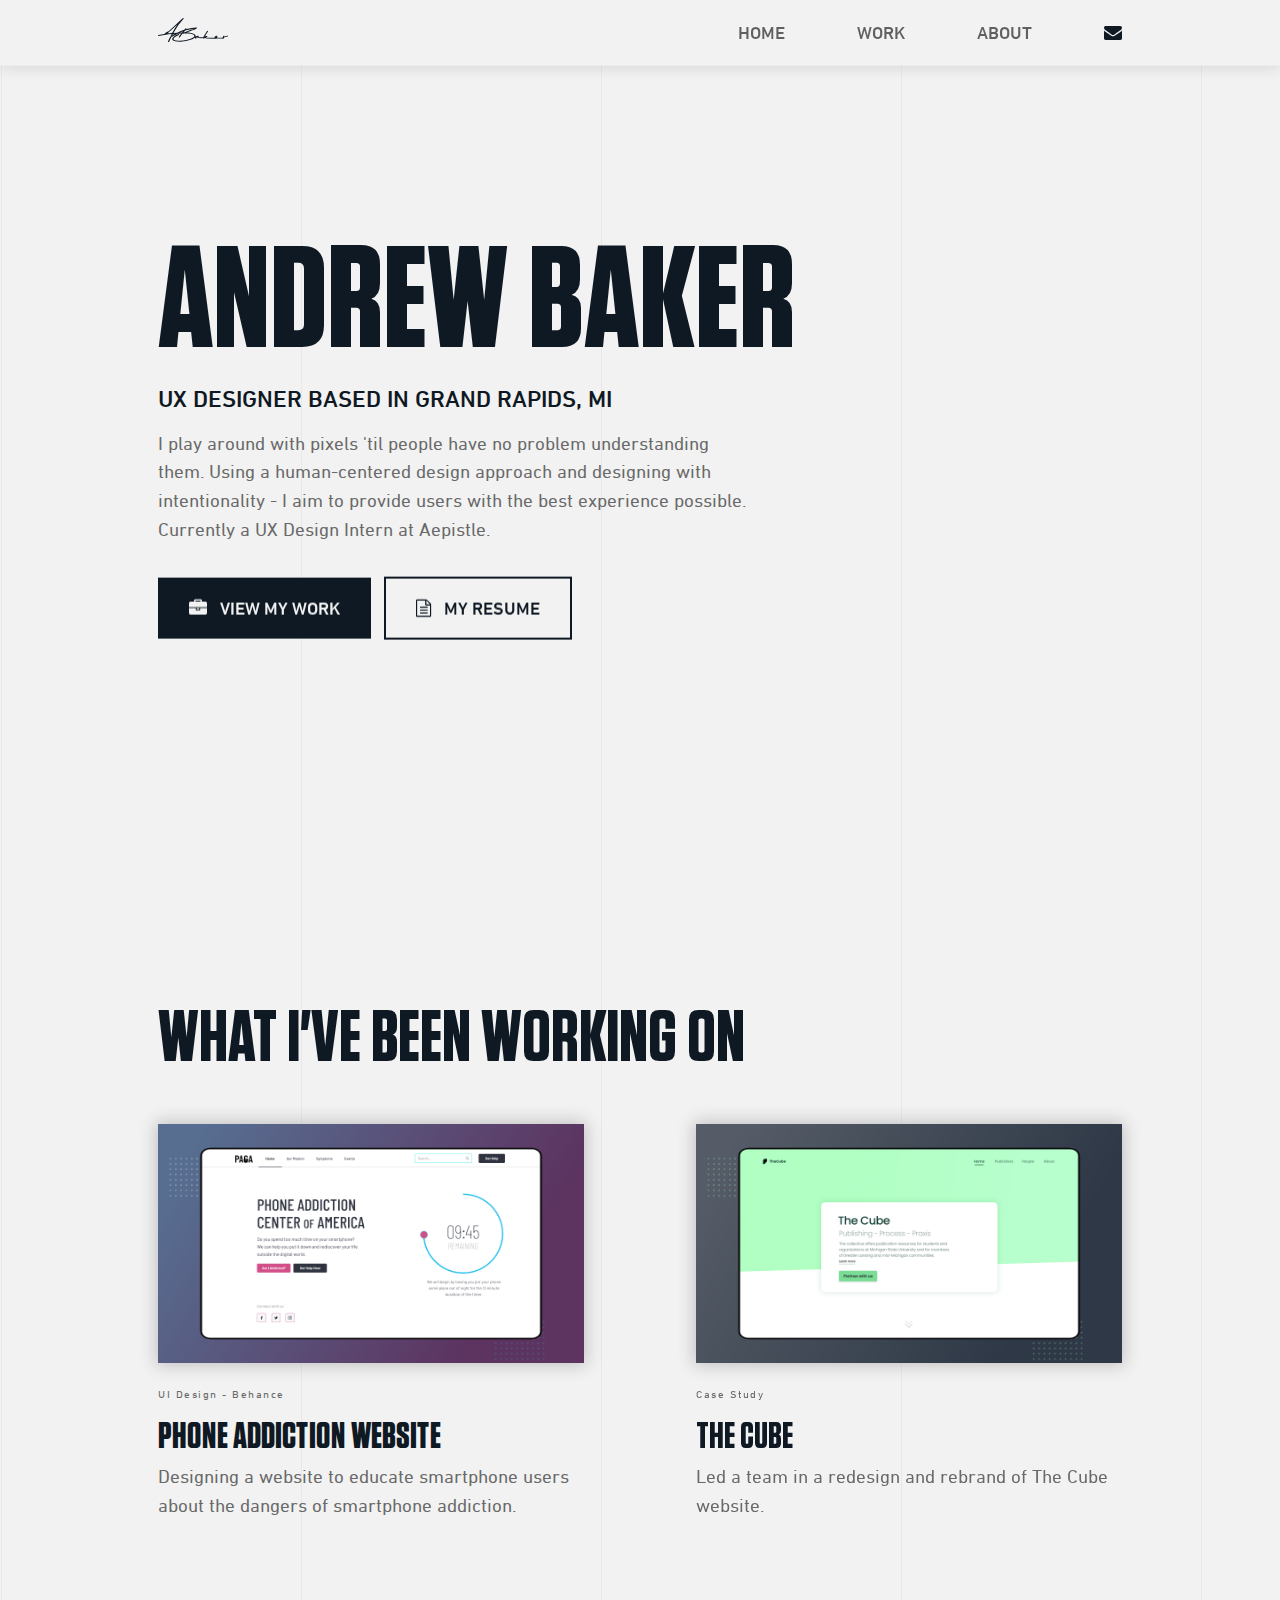
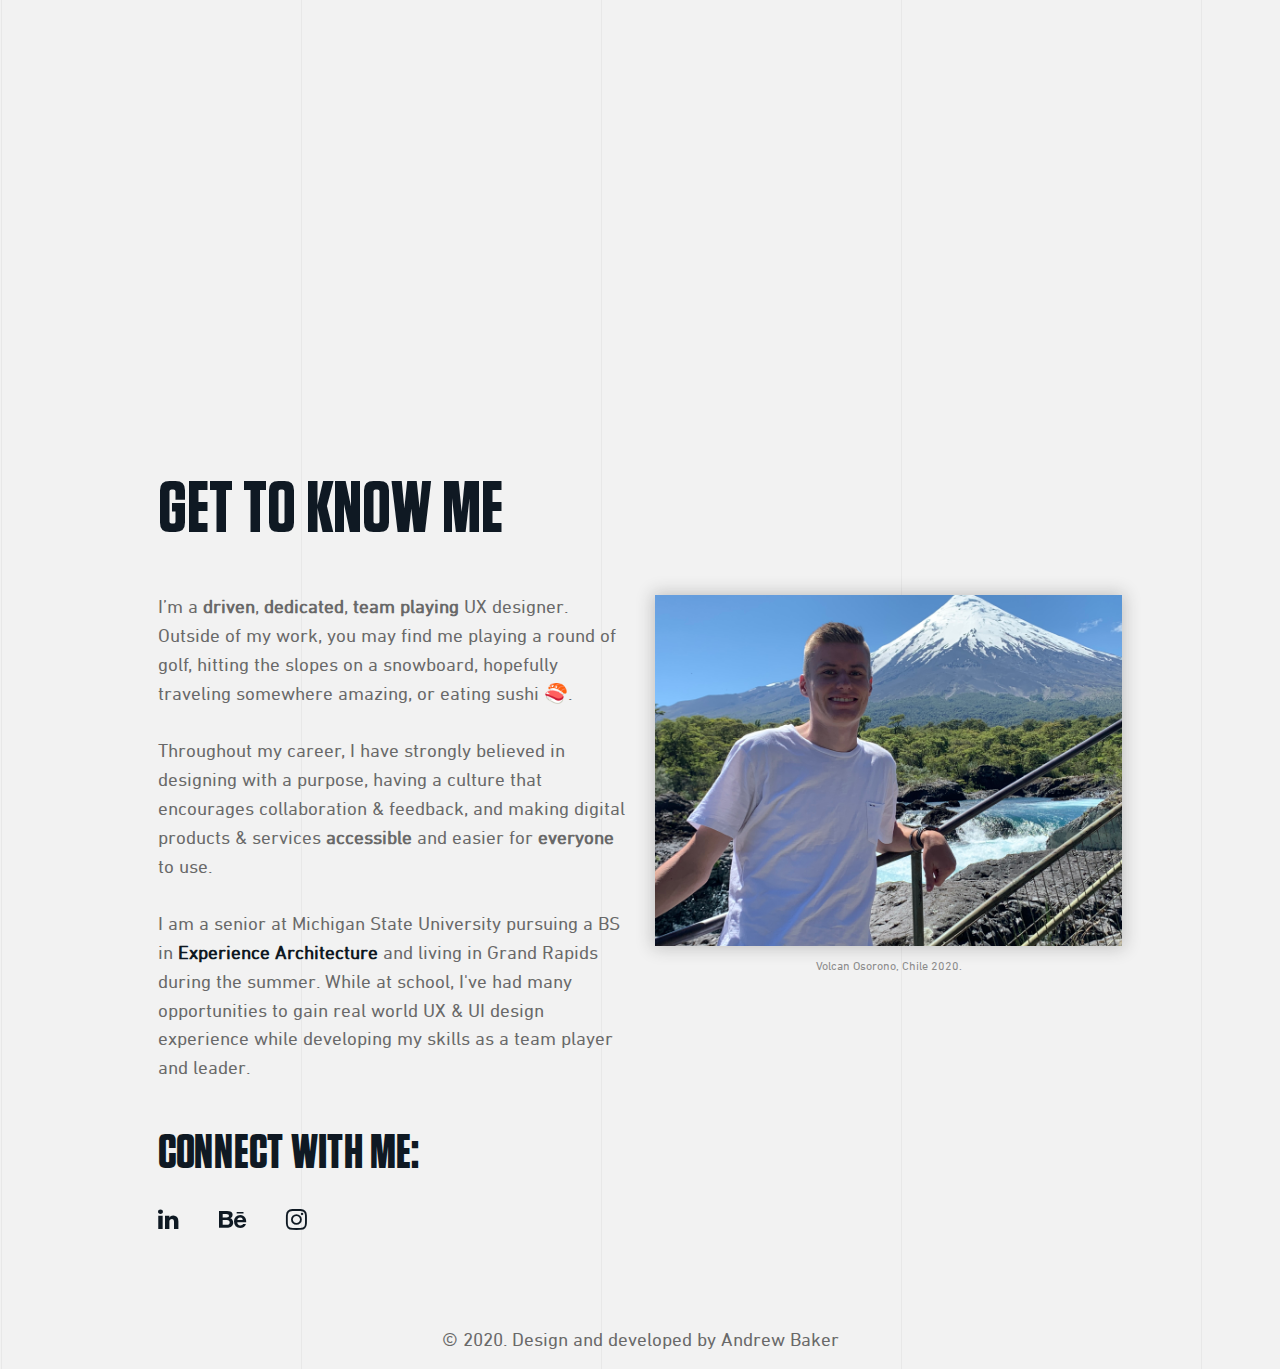
<file: index.html>
<!DOCTYPE html>
<html lang="en" dir="ltr">

<head>
  <meta charset="utf-8">
  <meta name="viewport" content="width=device-width, initial-scale=1">
  <meta name="author" content="Andrew Baker">
  <title>Andrew Baker - UX Designer</title>
  <meta name="description" content="Andrew Baker - UX & UI Design">
  <link rel="stylesheet" href="https://cdnjs.cloudflare.com/ajax/libs/font-awesome/4.7.0/css/font-awesome.min.css">
  <link href="https://stackpath.bootstrapcdn.com/bootstrap/4.4.1/css/bootstrap.min.css" rel="stylesheet" integrity="sha384-Vkoo8x4CGsO3+Hhxv8T/Q5PaXtkKtu6ug5TOeNV6gBiFeWPGFN9MuhOf23Q9Ifjh" crossorigin="anonymous">
  <link href="style/hover.css" rel="stylesheet" media="all">
  <link rel="stylesheet" href="style/main.min.css">
  <script src="https://code.jquery.com/jquery-3.4.1.js"></script>

  <!-- Favicons -->
  <link rel="apple-touch-icon" sizes="180x180" href="/img/favicons/apple-touch-icon.png">
  <link rel="icon" type="image/png" sizes="32x32" href="/img/favicons/img/favicons/favicon-32x32.png">
  <link rel="icon" type="image/png" sizes="16x16" href="/img/favicons/favicon-16x16.png">
  <link rel="manifest" href="/img/favicons/site.webmanifest">
  <link rel="mask-icon" href="/img/favicons/safari-pinned-tab.svg" color="#0f1923">
  <meta name="msapplication-TileColor" content="#ffffff">
  <meta name="theme-color" content="#ffffff">
</head>

<body id="main">

  <!-- Navigation-->
  <div class="nav-container">
    <div class="wrapper">
      <div class="header-container">
        <header>
          <a href="https://andrewbkr.com" class="logo">
            <img src="/img/ABLogo.svg" class="svg-logo" />
            </object>
          </a>
          <nav>
            <ul>
              <li><a href="#home">Home</a></li>
              <li><a href="#work">Work</a></li>
              <li><a href="#about">About</a></li>
              <li><a href="mailto:bakera33@msu.edu" aria-label="Open email window" class="email hvr-icon-rotate"><i class="fa fa-envelope hvr-icon" aria-hidden="true"></i></a></li>
            </ul>
          </nav>
        </header>
      </div>
    </div>
  </div>
  <!--End Navigation-->

  <div class="wrapper">

    <main>

      <!--Hero Section-->
      <section id="home">
        <div class="hero-content">
          <h1 class="h1hero">Andrew Baker</h1>
          <h3 class="intro">UX Designer based in Grand Rapids, MI</h3>
          <p id="intro">I play around with pixels 'til people have no problem understanding them. Using a human-centered design approach and designing with intentionality - I aim to provide users with the best experience possible. Currently a UX
            Design Intern at Aepistle.</p>
          <div class="buttons">
            <a href="#work" aria-label="click to view work"><button class="cta hvr-shadow"><i class="fa fa-briefcase briefcase"></i>View my work</button></a>
            <a href="img/ABaker-Resume.pdf" aria-label="click to view resume" target="_blank"><button class="cta2 hvr-shadow"><i class="fa fa-file-text-o i-button"></i>My Resume</button></a>
          </div>
        </div>
        <div id="dot"></div>
        <div></div>
        <div></div>
      </section>
      <!--End Hero Section-->

      <!--Work Showcase Section-->
      <section id="work">
        <div class="section-intro">
          <div class="line"></div>
          <h2>What I've been working on</h2>
        </div>
        <div class="row">
          <div class="col-md">
            <a href="https://www.behance.net/gallery/97978089/Phone-Addiction-Center-of-America-Website-Design" rel="noopener" target="_blank" class="hvr-grow">
              <img src="img/thumbnail-PACA.png" alt="PACA website UI mockup image" class="img-fluid">
            </a>
            <div class="smspacer"></div>
            <p class="meta">UI Design - Behance</p>
            <h3>Phone Addiction Website</h3>
            <p class="work-desc">Designing a website to educate smartphone users about the dangers of smartphone addiction.</p>
            <div class="smspacer"></div>
          </div>
          <div class="col-md-1"></div>
          <div class="col-md">
            <a href="/cubecasestudy.html" class="hvr-grow"><img src="img/thumbnail-Cube.png" alt="The cube website mockup on computer screen" class="img-fluid"></a>
            <div class="smspacer"></div>
            <p class="meta">Case Study</p>
            <h3>The Cube</h3>
            <p class="work-desc">Led a team in a redesign and rebrand of The Cube website.</p>
            <div class="smspacer"></div>
            <div class="smspacer"></div>
          </div>
        </div>
      </section>
      <!--End Work Showcase-->

      <!--About Section-->
      <section id="about">
        <div class="section-intro" id="about-intro">
          <div class="line"></div>
          <h2>Get to know me</h2>
        </div>
        <div class="row" id="about-row">
          <div class="col-md-6">
            <p class="textcomp">
              I’m a <span>driven</span>, <strong>dedicated</strong>, <strong>team playing</strong> UX designer. Outside of my work, you may find me playing a round of golf, hitting the slopes on a snowboard, hopefully traveling somewhere amazing, or
              eating sushi 🍣.
              <br><br>Throughout my career, I have strongly believed in designing with a purpose, having a culture that encourages collaboration & feedback, and making digital products & services <strong>accessible</strong> and easier for <strong>everyone</strong> to use.
              <br><br>
              I am a senior at Michigan State University pursuing a BS in <strong><a href="https://xa.cal.msu.edu/" rel="noopener" target="_blank"><span id="XA-link">Experience Architecture</span></a></strong> and living in Grand Rapids during the
              summer. While at
              school, I've had many opportunities to gain real world UX & UI design experience while developing my skills as a team player and leader.
              <br><br>
            </p>
            <div class="line"></div>
            <div class="social">

              <h3 id="social">Connect with me:</h3>

              <div class="iconbar">
                <ul>
                  <li class="social-icons"><a href="https://www.linkedin.com/in/andrewbaker33/" rel="noopener" aria-label="Go to linkedin" class="hvr-icon-rotate" target="_blank"><i aria-hidden="true" class="fa fa-linkedin icon hvr-icon"></i></a>
                  </li>
                  <li class="social-icons"><a href="https://www.behance.net/andrewbaker1" rel="noopener" aria-label="Go to behance" class="hvr-icon-rotate" target="_blank"><i aria-hidden="true" class="fa fa-behance icon hvr-icon"></i></a></li>
                  <li class="social-icons"><a href="https://www.instagram.com/andr3wbak3r/" rel="noopener" aria-label="Go to instagram" class="hvr-icon-rotate" target="_blank"><i aria-hidden="true" class="fa fa-instagram icon hvr-icon"></i></a></li>
                </ul>
              </div>
            </div>
          </div>
          <div class="col-md-6">
            <img src="img/profile.jpeg" class="profileimg" alt="Profile image of Andrew Baker">
            <figcaption>Volcan Osorono, Chile 2020.</figcaption>
          </div>
        </div>
      </section>
    </main>

    <footer>
      <p>&copy; 2020. Design and developed by Andrew Baker<p>
    </footer>

    <!--End About Section-->

  </div>

  <script>
    $(document).ready(function() {
      $(document).on("scroll", onScroll);

      // Trigger Click to go specific section or add active
      $('a[href^="#"]').on('click', function(e) {
        e.preventDefault();
        $(document).off("scroll");

        $('a').each(function() {
          $(this).removeClass('active');
        })
        $(this).addClass('active');

        var target = this.hash;
        $target = $(target);

        // Scrolling
        $('html, body').stop().animate({
          'scrollTop': $target.offset().top + 2
        }, 500, 'swing', function() {
          window.location.hash = target;
          $(document).on("scroll", onScroll);
        });
      });
    });

    function onScroll(event) {
      var scrollPosition = $(document).scrollTop();

      // set navigation a class name
      $('nav a').each(function() {
        var currentLink = $(this);
        var refElement = $(currentLink.attr("href"));
        if (refElement.position().top <= scrollPosition && refElement.position().top + refElement.height() > scrollPosition) {
          $('nav ul li a').removeClass("active");
          currentLink.addClass("active");
        } else {
          currentLink.removeClass("active");
        }
      });
    }
  </script>

</body>

</html>
</file>
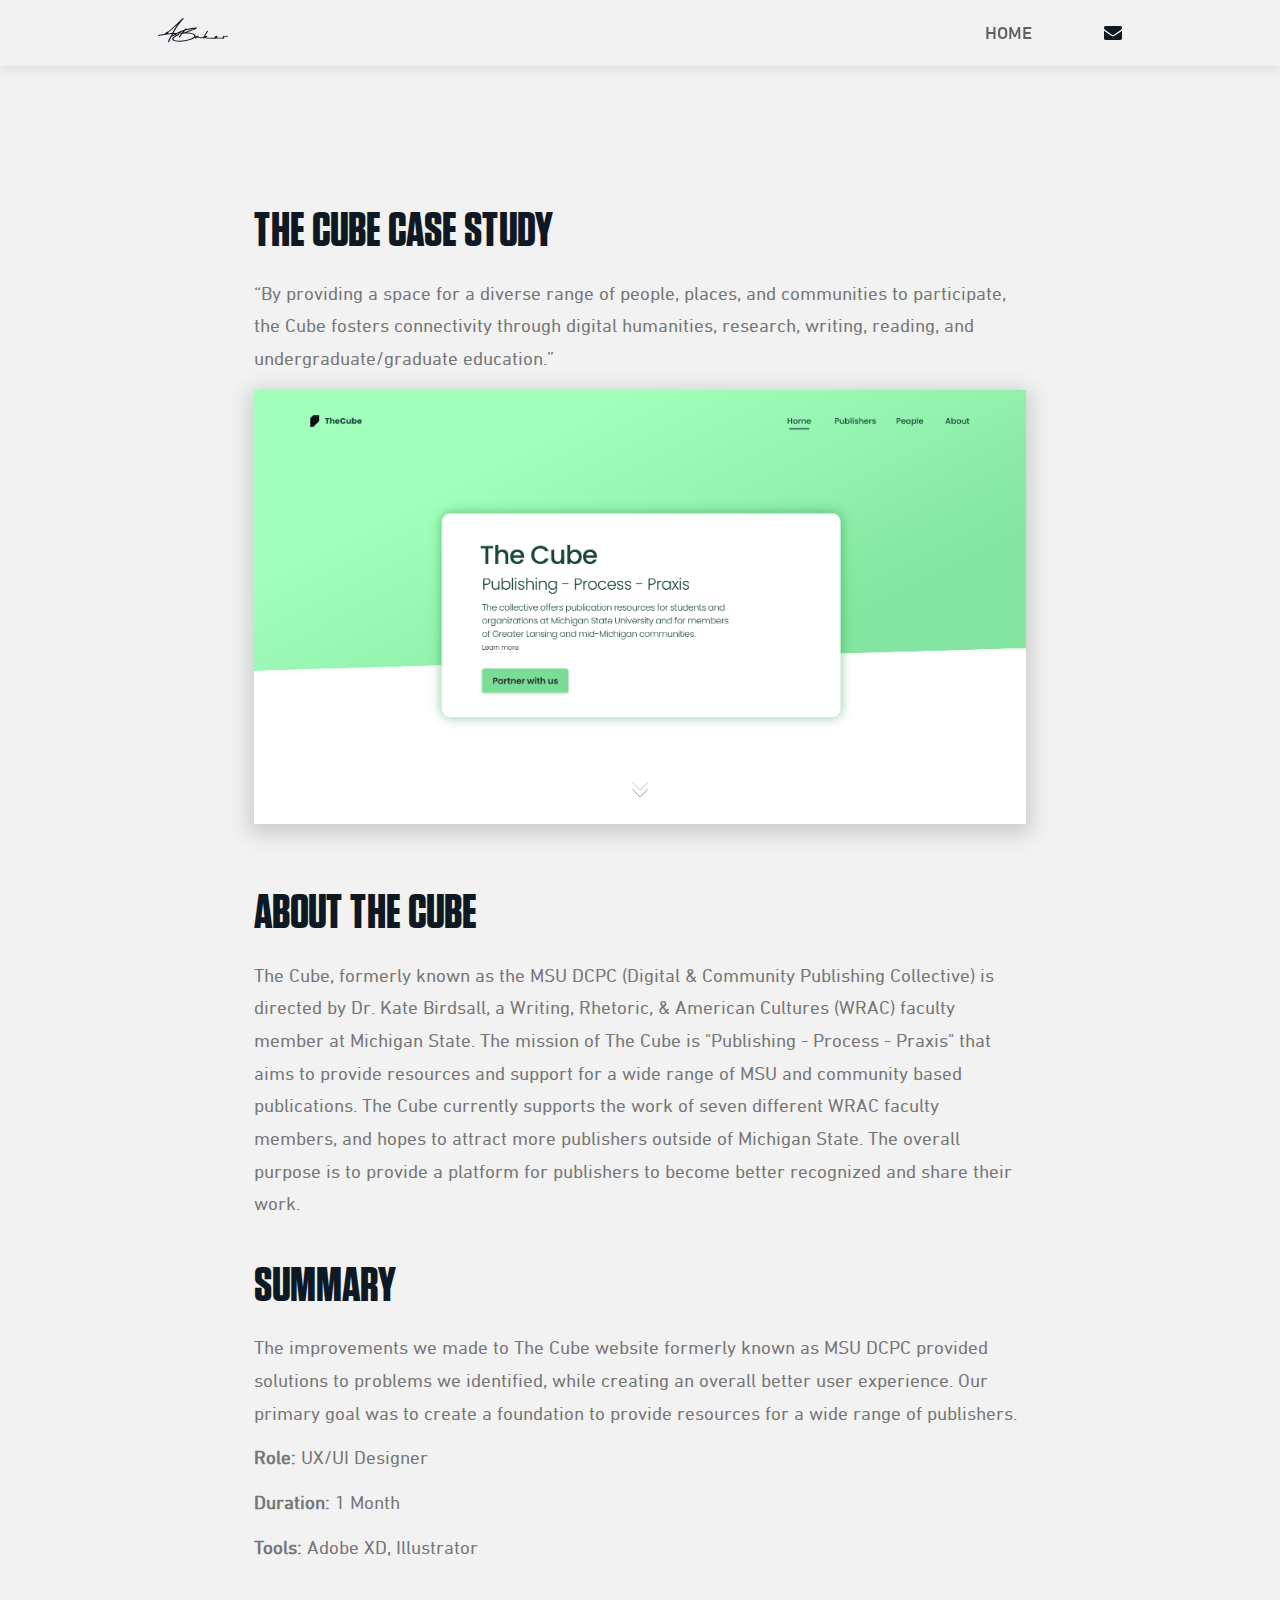
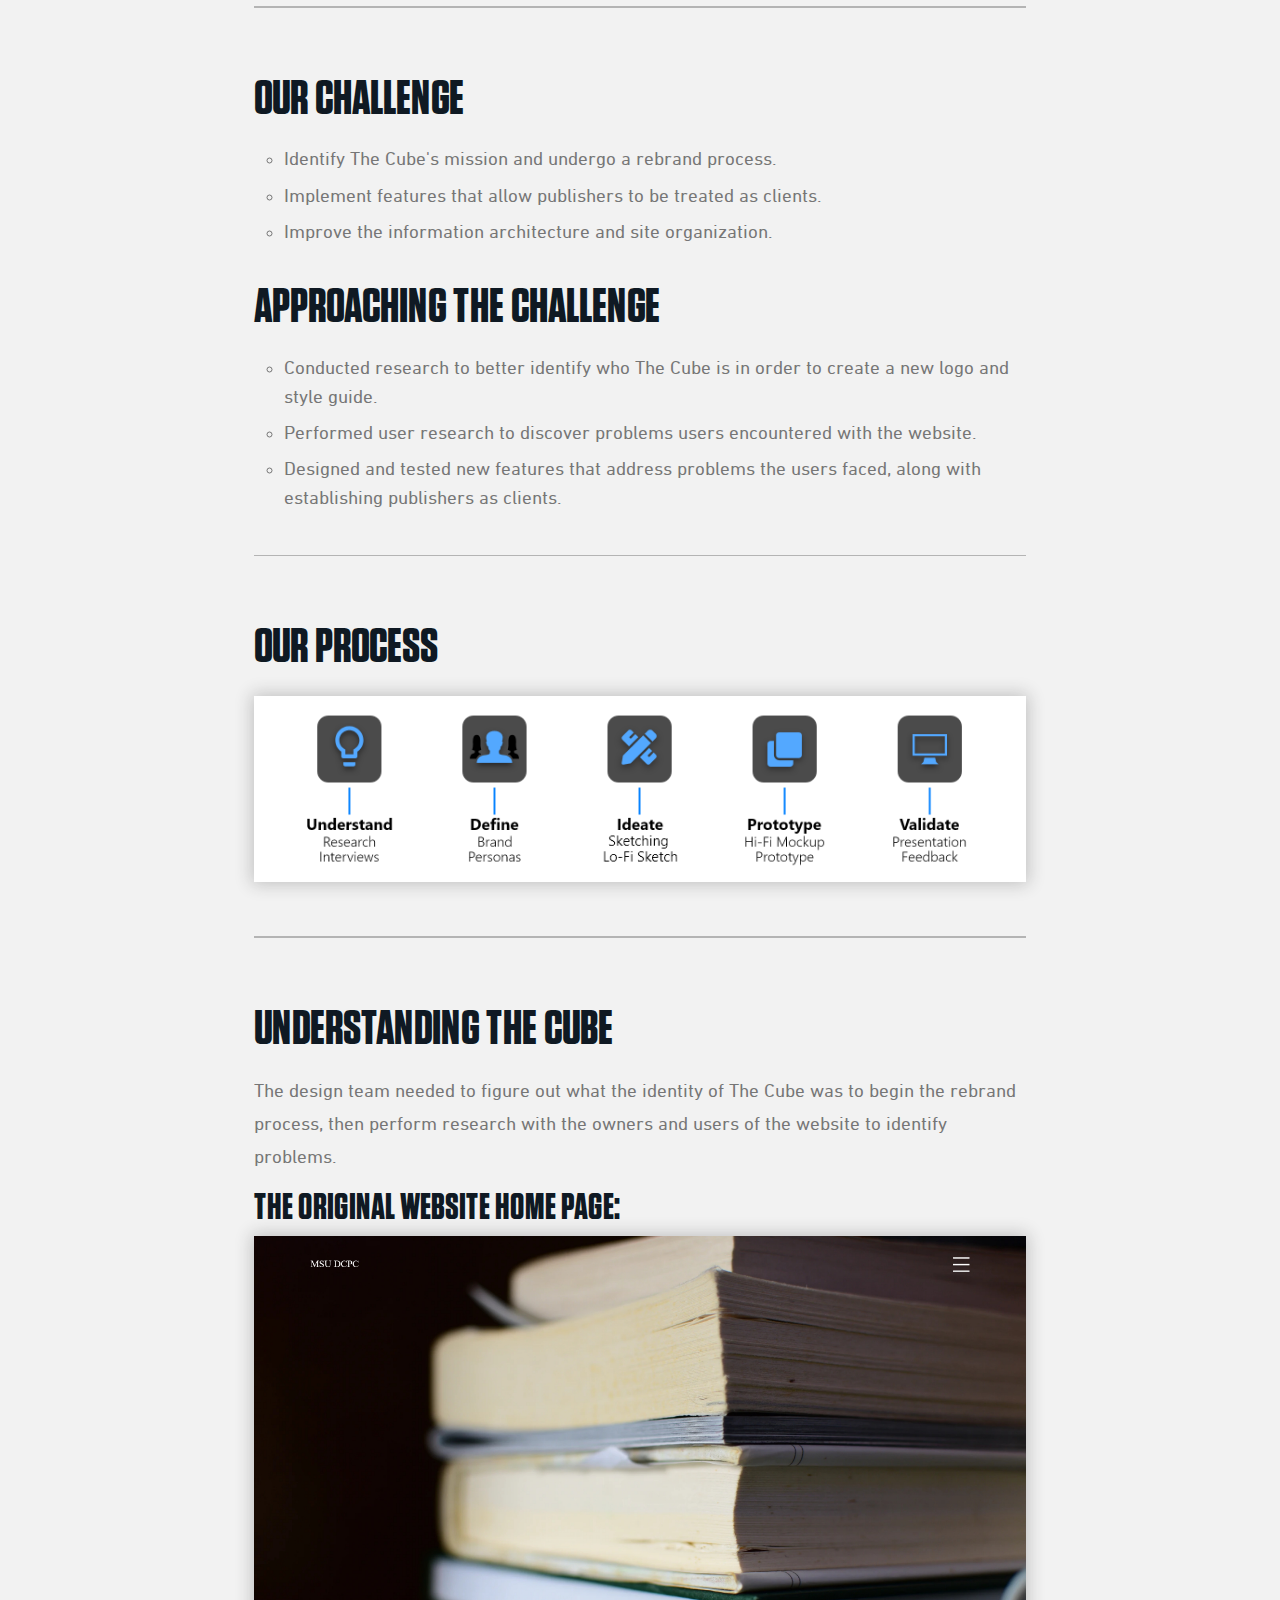
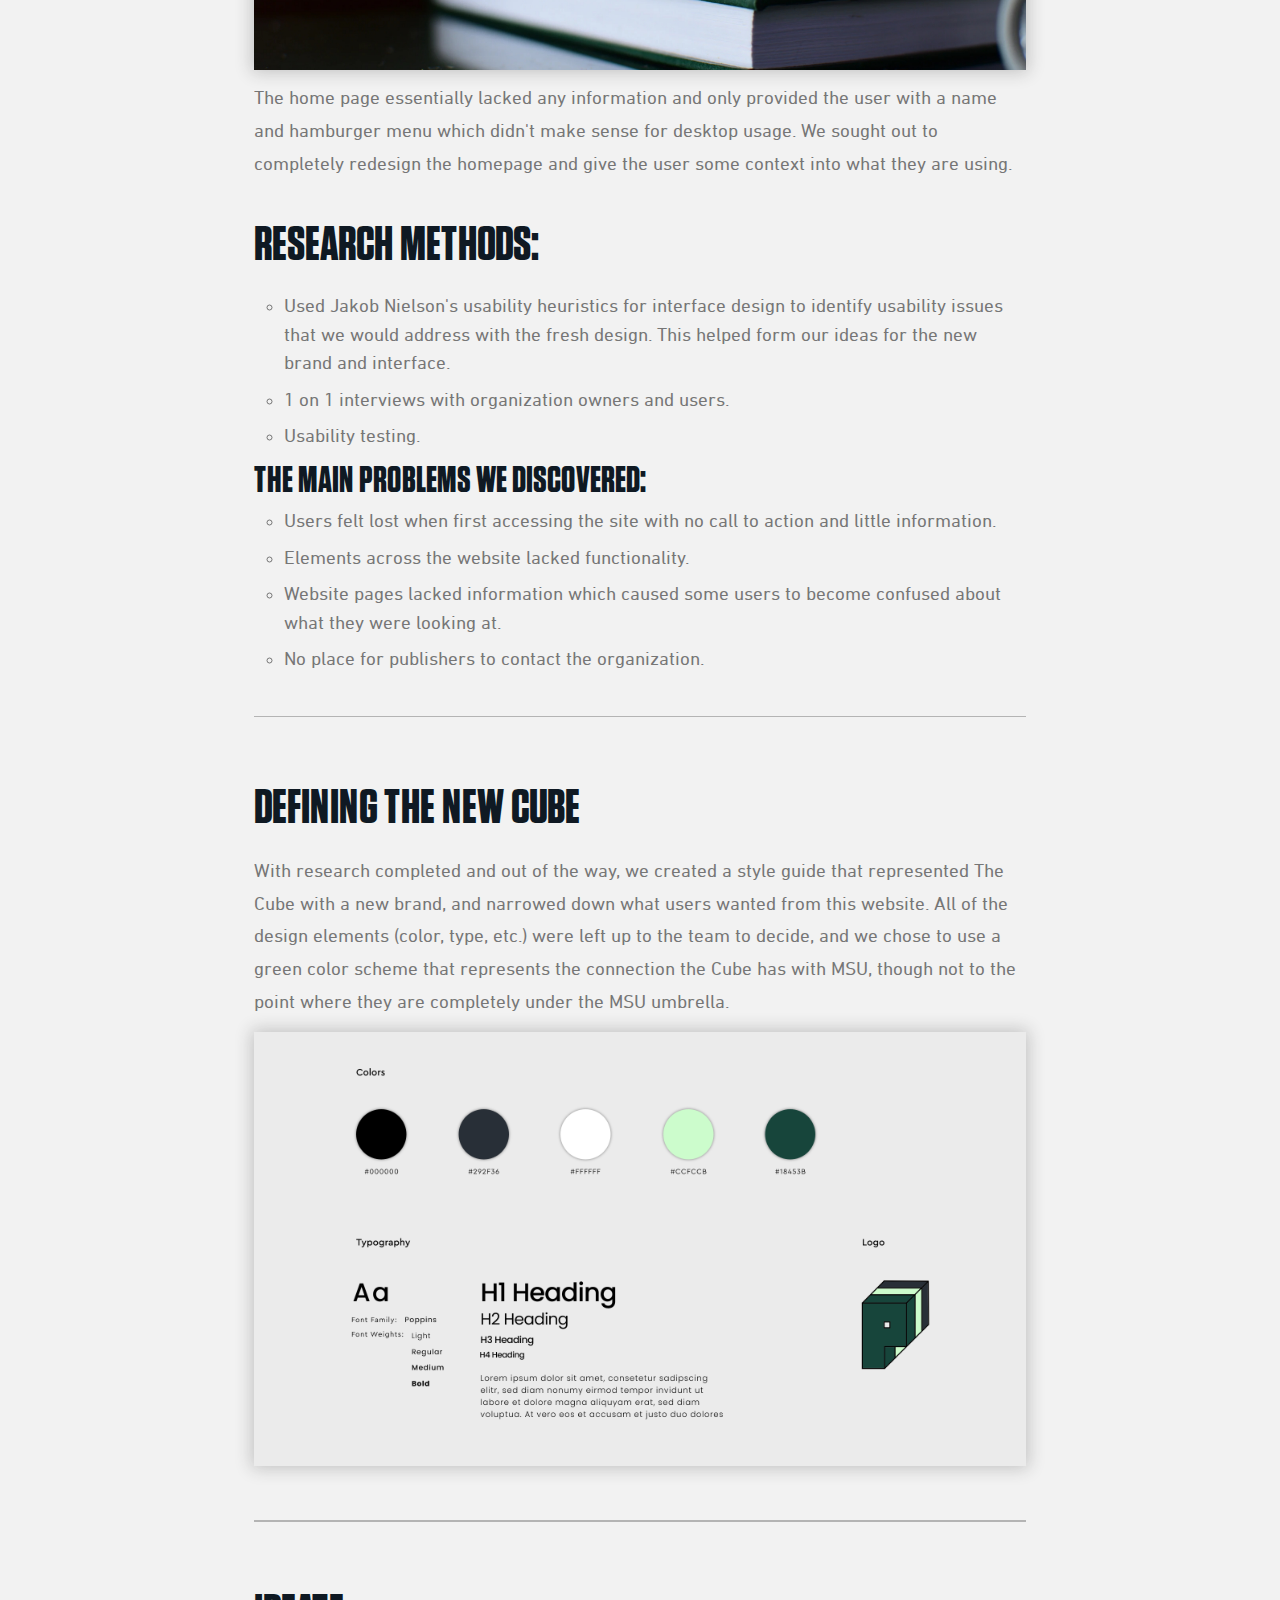
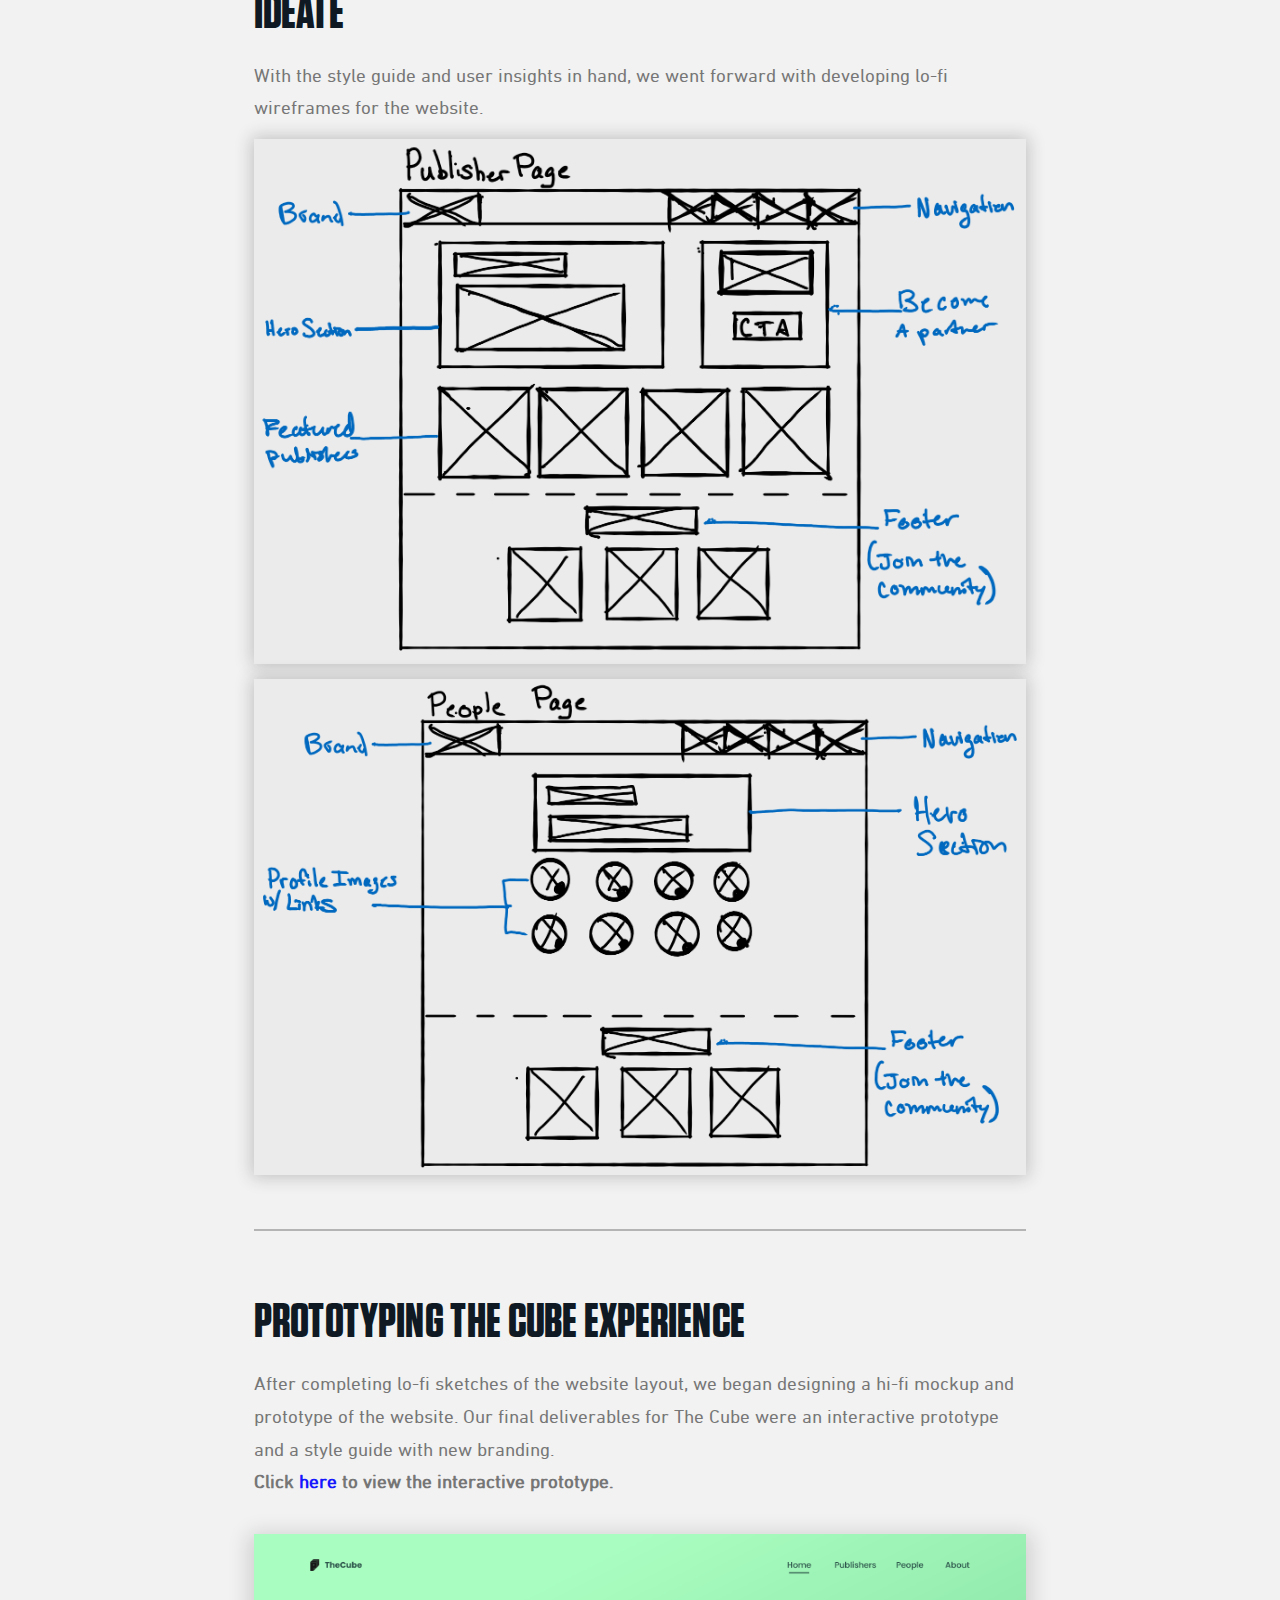
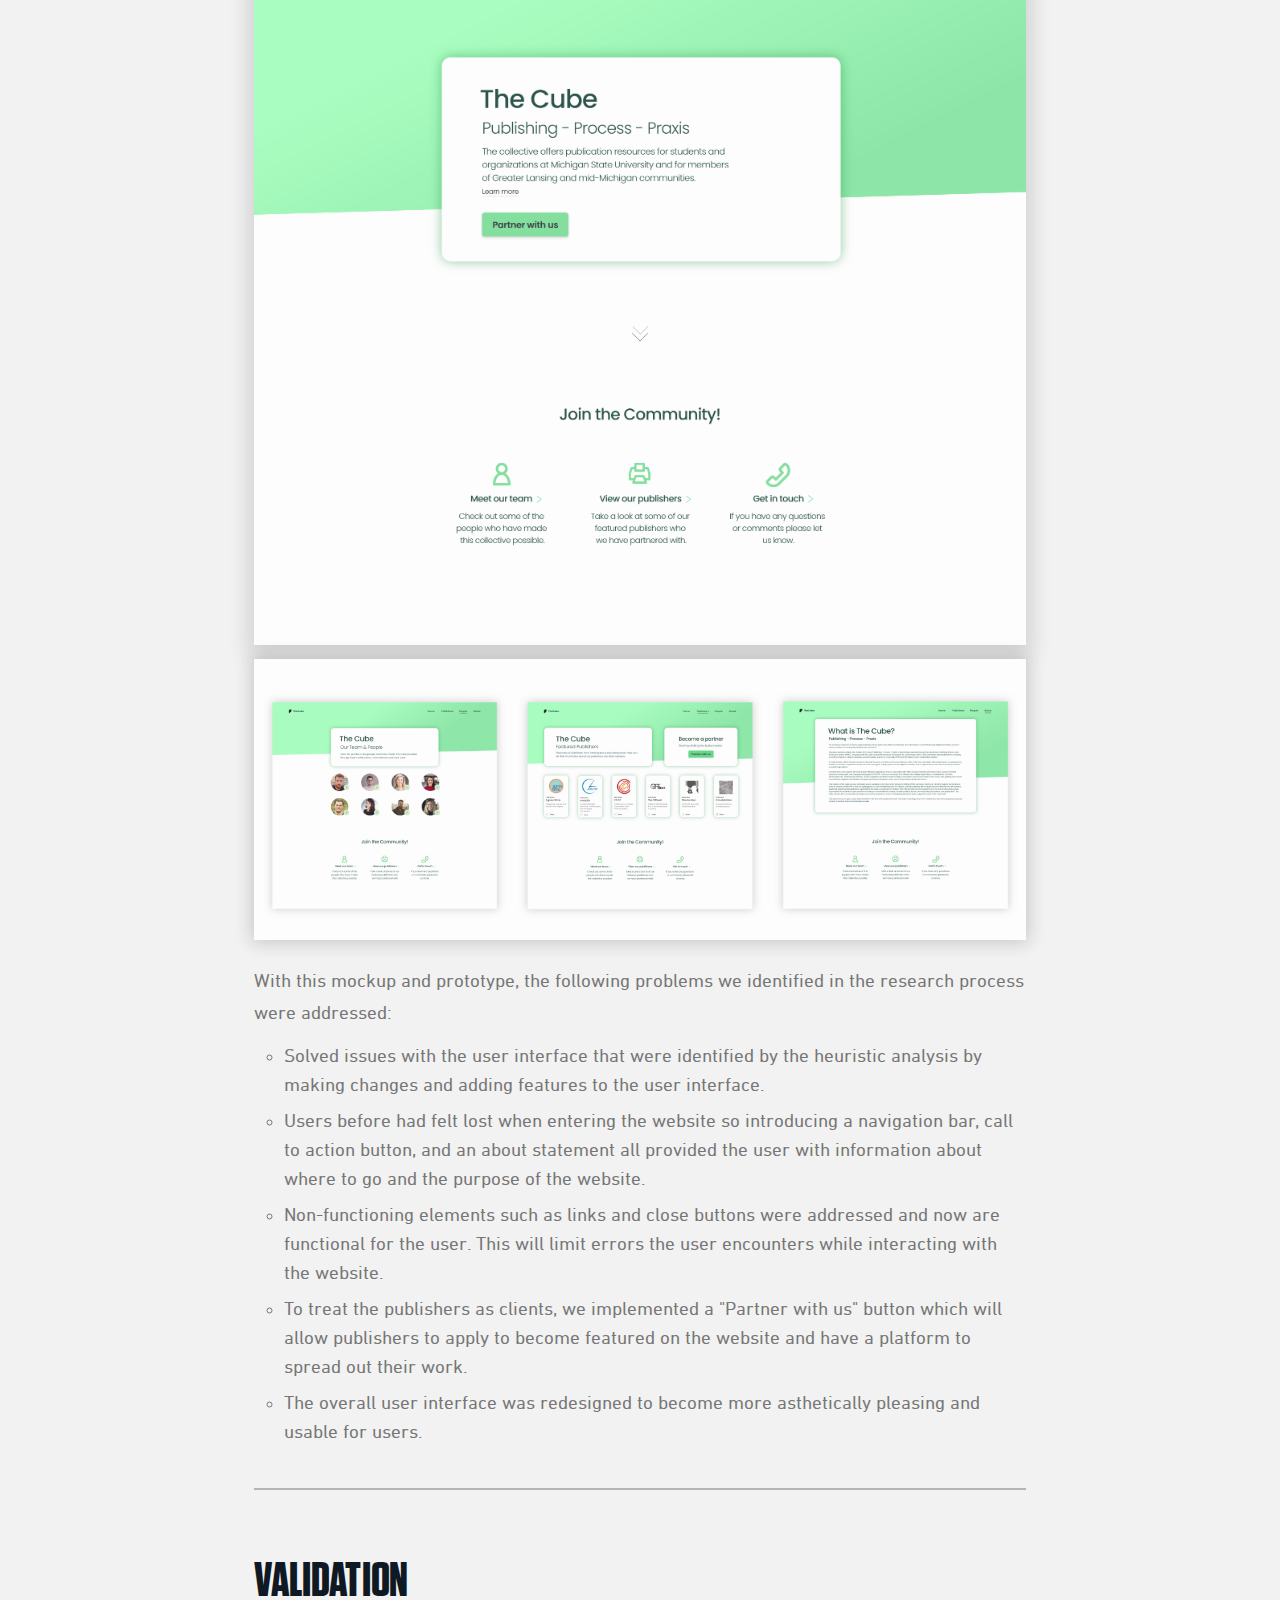
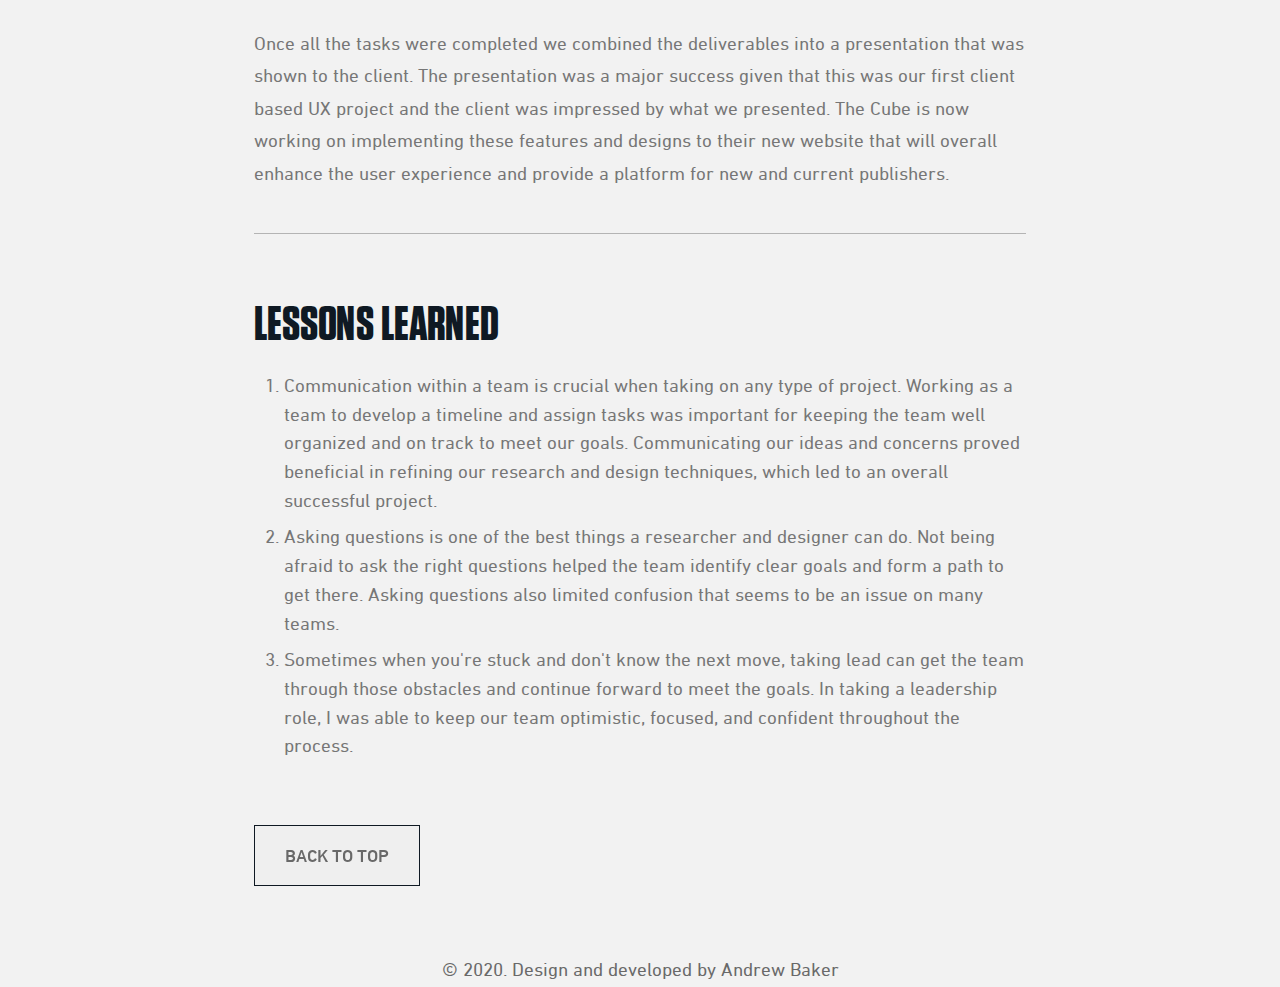
<file: cubecasestudy.html>
<!DOCTYPE html>
<html lang="en" dir="ltr">

<head>
  <meta charset="utf-8">
  <meta name="viewport" content="width=device-width, initial-scale=1">
  <meta name="author" content="Andrew Baker">
  <title>Andrew Baker - UX Designer</title>
  <meta name="description" content="View Andrew Baker's UX design work.">
  <link rel="stylesheet" href="https://cdnjs.cloudflare.com/ajax/libs/font-awesome/4.7.0/css/font-awesome.min.css">
  <link href="https://stackpath.bootstrapcdn.com/bootstrap/4.4.1/css/bootstrap.min.css" rel="stylesheet" integrity="sha384-Vkoo8x4CGsO3+Hhxv8T/Q5PaXtkKtu6ug5TOeNV6gBiFeWPGFN9MuhOf23Q9Ifjh" crossorigin="anonymous">
  <link href="style/hover.css" rel="stylesheet" media="all">
  <link rel="stylesheet" href="style/main.min.css">
  <script src="https://code.jquery.com/jquery-3.4.1.js"></script>

  <!-- Favicons -->
  <link rel="apple-touch-icon" sizes="180x180" href="/img/favicons/apple-touch-icon.png">
  <link rel="icon" type="image/png" sizes="32x32" href="/img/favicons/img/favicons/favicon-32x32.png">
  <link rel="icon" type="image/png" sizes="16x16" href="/img/favicons/favicon-16x16.png">
  <link rel="manifest" href="/img/favicons/site.webmanifest">
  <link rel="mask-icon" href="/img/favicons/safari-pinned-tab.svg" color="#0f1923">
  <meta name="msapplication-TileColor" content="#ffffff">
  <meta name="theme-color" content="#ffffff">
</head>

<body class="project1">



    <!-- Navigation-->
    <div class="nav-container">
      <div class="wrapper">
        <div class="header-container">
          <header>
            <a href="https://andrewbkr.com" class="logo">
              <img src="/img/ABLogo.svg" class="svg-logo" />
              </object>
            </a>
            <nav>
              <ul>
                <li><a href="/index.html">Home</a></li>
                <li><a href="mailto:bakera33@msu.edu" aria-label="Open email window" class="email hvr-icon-rotate"><i class="fa fa-envelope hvr-icon" aria-hidden="true"></i></a></li>
              </ul>
            </nav>
          </header>
        </div>
      </div>
    </div>
    <!--End Navigation-->
  <div class="wrapper">
    <main>
      <!--Hero Section-->
      <section id="home">
        <div class="work">
          <h2 class="work-heading">The Cube Case Study</h2>
          <p class="content-paragraph">“By providing a space for a diverse range of people, places, and communities to participate, the Cube fosters connectivity through digital humanities, research, writing, reading, and undergraduate/graduate
            education.”</p>
          <img class="display hifi" src="/img/thecube/CubeHome.png" alt="Final mockup design of the cube website">
          <div class="smspacer"></div>
          <h2 class="work-heading">About The Cube</h2>
          <p class="content-paragraph">The Cube, formerly known as the MSU DCPC (Digital & Community Publishing Collective) is directed by Dr. Kate Birdsall, a Writing, Rhetoric, & American Cultures (WRAC) faculty member at Michigan State. The
            mission of The Cube is "Publishing - Process - Praxis" that aims to provide resources and support for a wide range of MSU and community based publications. The Cube currently supports the work of seven different WRAC faculty members, and
            hopes to attract more publishers outside of Michigan State. The overall purpose is to provide a platform for publishers to become better recognized and share their work.</p>
          <h2 class="work-heading">Summary</h2>
          <p class="content-paragraph">The improvements we made to The Cube website formerly known as MSU DCPC provided solutions to problems we identified, while creating an overall better user experience. Our primary goal was to create a foundation
            to provide resources for a wide range of publishers.</p>
          <div class="details">
            <p class="detail content-paragraph"> <strong>Role:</strong> UX/UI Designer</p>
            <p class="detail content-paragraph"> <strong>Duration:</strong> 1 Month</p>
            <p class="detail content-paragraph"> <strong>Tools:</strong> Adobe XD, Illustrator</p>
          </div>

          <hr>

          <h2 class="work-heading">Our challenge</h2>
          <ul>
            <li class="content-paragraph">Identify The Cube's mission and undergo a rebrand process.</li>
            <li class="content-paragraph">Implement features that allow publishers to be treated as clients.</li>
            <li class="content-paragraph">Improve the information architecture and site organization.</li>
          </ul>
          <h2 class="work-heading">Approaching the challenge</h2>
          <ul>
            <li class="content-paragraph">Conducted research to better identify who The Cube is in order to create a new logo and style guide.</li>
            <li class="content-paragraph">Performed user research to discover problems users encountered with the website.</li>
            <li class="content-paragraph">Designed and tested new features that address problems the users faced, along with establishing publishers as clients.</li>
          </ul>

          <hr>

          <h2 class="work-heading">Our Process</h2>
          <img src="/img/thecube/process.png" alt="ux design process">
          <hr>

          <h2 class="work-heading">Understanding The Cube</h2>
          <p class="content-paragraph">The design team needed to figure out what the identity of The Cube was to begin the rebrand process, then perform research with the owners and users of the website to identify problems.</p>
          <h3>The original website home page:</h3>
          <img src="/img/thecube/home.jpg" alt="the cube original homepage">
          <p class="content-paragraph">The home page essentially lacked any information and only provided the user with a name and hamburger menu which didn't make sense for desktop usage. We sought out to completely redesign the homepage and give the user some context into what they are using.</p>
          <h2 class="work-heading">Research methods:</h2>
          <ul>
            <li class="content-paragraph">Used Jakob Nielson's usability heuristics for interface design to identify usability issues that we would address with the fresh design. This helped form our ideas for the new brand and interface.</li>
            <li class="content-paragraph">1 on 1 interviews with organization owners and users.</li>
            <li class="content-paragraph">Usability testing.</li>
          </ul>
          <h3>The main problems we discovered:</h3>
          <ul>
            <li class="content-paragraph">Users felt lost when first accessing the site with no call to action and little information.</li>
            <li class="content-paragraph">Elements across the website lacked functionality.</li>
            <li class="content-paragraph">Website pages lacked information which caused some users to become confused about what they were looking at.</li>
            <li class="content-paragraph">No place for publishers to contact the organization.</li>
          </ul>

          <hr>

          <h2 class="work-heading">Defining the new Cube</h2>
          <p class="content-paragraph">With research completed and out of the way, we created a style guide that represented The Cube with a new brand, and narrowed down what users wanted from this website. All of the design elements (color, type, etc.) were left up to the team to decide, and we chose to use a green color scheme that represents the connection the Cube has with MSU, though not to the point where they are completely under the MSU umbrella.</p>
          <img src="/img/thecube/brand.jpg" alt="style guide for the cube">

          <hr>

          <h2 class="work-heading">Ideate</h2>
          <p class="content-paragraph">With the style guide and user insights in hand, we went forward with developing lo-fi wireframes for the website.</p>
          <img src="/img/thecube/publisherpage.png" alt="publisher page wireframe">
          <img src="/img/thecube/peoplepage.png" alt="publisher page wireframe">

          <hr>

          <h2 class="work-heading">Prototyping the Cube experience</h2>
          <p class="content-paragraph">After completing lo-fi sketches of the website layout, we began designing a hi-fi mockup and prototype of the website. Our final deliverables for The Cube were an interactive prototype and a style guide with new branding.
            <br>
            <strong>Click <a href="https://xd.adobe.com/view/55440f23-864b-47fd-49b1-bb53e4ccf667-2375/?fullscreen" target="_blank" class="xd-link">here</a> to view the interactive prototype.</strong>
            <br><br>
            <img class="hifi" src="/img/thecube/hifihome.png" alt="hi-fi mockup of the cube website home">
            <img src="/img/thecube/hifipages.jpg" alt="hi-fi mockup of the cube website">
            <p class="content-paragraph">With this mockup and prototype, the following problems we identified in the research process were addressed:</p>
            <ul>
              <li class="content-paragraph">Solved issues with the user interface that were identified by the heuristic analysis by making changes and adding features to the user interface.</li>
              <li class="content-paragraph">Users before had felt lost when entering the website so introducing a navigation bar, call to action button, and an about statement all provided the user with information about where to go and the purpose
                of the website.</li>
              <li class="content-paragraph">Non-functioning elements such as links and close buttons were addressed and now are functional for the user. This will limit errors the user encounters while interacting with the website.</li>
              <li class="content-paragraph">To treat the publishers as clients, we implemented a "Partner with us" button which will allow publishers to apply to become featured on the website and have a platform to spread out their work.</li>
              <li class="content-paragraph">The overall user interface was redesigned to become more asthetically pleasing and usable for users.</li>
            </ul>

            <hr>

            <h2 class="work-heading">Validation</h2>
            <p class="content-paragraph">Once all the tasks were completed we combined the deliverables into a presentation that was shown to the client. The presentation was a major success given that this was our first client based UX project and
              the client was impressed by
              what
              we presented. The Cube is now working on implementing these features and designs to their new website that will overall enhance the user experience and provide a platform for new and current publishers.</p>

            <hr>

            <h2 class="work-heading">Lessons Learned</h2>
            <ol>
              <li class="content-paragraph">Communication within a team is crucial when taking on any type of project. Working as a team to develop a timeline and assign tasks was important for keeping the team well organized and on track to meet our
                goals. Communicating our
                ideas
                and concerns proved beneficial in refining our research and design techniques, which led to an overall successful project.</li>
              <li class="content-paragraph">Asking questions is one of the best things a researcher and designer can do. Not being afraid to ask the right questions helped the team identify clear goals and form a path to get there. Asking questions
                also limited confusion that
                seems
                to be an issue on many teams.</li>
              <li class="content-paragraph">Sometimes when you're stuck and don't know the next move, taking lead can get the team through those obstacles and continue forward to meet the goals. In taking a leadership role, I was able to keep our
                team optimistic, focused, and
                confident throughout the process.</li>
            </ol>
            <a href="/cubecasestudy.html"><button type="button" name="button" class="button1 b2t hvr-grow">Back to top</button></a>
        </div>
        <footer>
          <p>&copy; 2020. Design and developed by Andrew Baker<p>
        </footer>
      </section>
      <!--End Hero Section-->


    </main>



    <!--End About Section-->

  </div>


</body>

</html>
</file>
<file: style/main.min.css>
@font-face{font-family:'DIN Next Medium';src:url("/fonts/DIN Next LT W04 Medium0.ttf")}@font-face{font-family:'DIN Next Regular';src:url("/fonts/DIN Next W01 Regular0.ttf")}@font-face{font-family:'Tungsten';src:url("/fonts/Tungsten-Bold.ttf")}*{box-sizing:border-box;margin:0;padding:0;color:dimgray}body,html{font-family:'DIN Next Regular';font-size:12px;font-weight:400;position:relative}body{background-color:#f2f2f2;background:linear-gradient(90deg, #e8e8e8 .5%, transparent .1%) 1px 0,#f2f2f2;background-size:300px 1px;z-index:-100}::selection{color:#fff;background-color:#0F1923}a{text-decoration:none !important;color:#000 !important}h1,h2{font-family:'Tungsten';color:#0F1923;text-transform:uppercase}h2{font-size:6rem;padding-bottom:3rem;padding-top:2rem}h3{font-size:3rem;font-family:'Tungsten';color:#0F1923;text-transform:uppercase}p{color:dimgray;font-size:1.6rem;font-family:'DIN Next Regular';line-height:1.5}@media (min-width: 1440px){h1{font-size:15.6rem}}span{color:dimgray;font-weight:700;opacity:1 !important}i{color:#0F1923;padding-right:0.7em}.briefcase{color:#f2f2f2}.meta{font-size:.9rem;letter-spacing:1.5px}ul{list-style-type:none;margin:0;padding:0}li{font-size:1.6rem}.wrapper{padding:0 1.5em;max-width:1000px;margin:0 auto;position:relative}@media (min-width: 160em){.container,.wrapper{max-width:1500px !important}.hero-content{max-width:1200px !important}}section{height:100vh;display:block}.nav-container{top:0;position:fixed;width:100vw;margin:0 auto;position:fixed;padding:1.5em 0;background-color:#f2f2f2;border-bottom:1px solid #eee;z-index:20;-webkit-box-shadow:0px 2px 14px 0px rgba(0,0,0,0.11);-moz-box-shadow:0px 2px 14px 0px rgba(0,0,0,0.11);box-shadow:0px 2px 14px 0px rgba(0,0,0,0.11)}header{display:flex;justify-content:flex-end;font-family:'DIN Next Medium'}nav{margin:0}.logo{margin-right:auto;width:70px}.svg-logo{box-shadow:none;transition:all ease-in-out 0.5s}.svg-logo:hover{transform:scale(1.1)}ul{display:flex}ul li a{padding:0 2em;opacity:0.6;text-transform:uppercase;font-size:1.5rem}ul .email{opacity:1;padding-right:0 !important}ul .fa-envelope{padding-right:0}ul .active{opacity:1;color:#0F1923 !important}.last{padding-right:0 !important}@media only screen and (max-width: 768px){ul li a{padding:0 1em}}@media only screen and (max-width: 500px){ul li a{padding:0 1rem;font-size:1.2rem}.logo{font-size:1.2rem}}.hero-content{max-width:auto;position:relative;top:49%;transform:translateY(-50%)}.intro{font-size:2rem;font-family:'DIN Next Medium';color:#0F1923;text-transform:uppercase;margin:1.5rem 0}#intro{padding-bottom:1.5rem;max-width:600px}.h1hero{font-size:12rem;padding:0;line-height:.86}button{margin-top:0;font-size:1.5rem;font-family:'DIN Next Medium';padding:16px 30px;border:1px solid #0F1923;cursor:pointer;text-transform:uppercase}button::before{content:"";background:rgba(255,255,255,0.16);transform:scaleX(0);transform-origin:center right;transition:transform cubic-bezier(0.19, 1, 0.22, 1) 0.4s}@media only screen and (max-width: 768px){button{padding:18px 64px;margin-bottom:9px}.h1hero{font-size:5.5rem}h2{font-size:5.5rem}.work-desc{padding-bottom:2rem !important}}@media (min-width: 1440px){.h1hero{font-size:15rem}}@media (min-width: 1024px){.h1hero{font-size:12rem}}.cta{background-color:#0F1923;color:#f2f2f2;margin-right:10px}.cta2{border:2px solid #0F1923;background-color:#f2f2f2;color:#0F1923}.section-intro{position:relative;top:15%}#work{height:100%;padding-top:8vh}.img-fluid::before{cursor:pointer}#about{height:auto}#about-intro{padding-top:7vh}.smspacer{padding-top:2em}#XA-link{color:#0F1923}.profileimg{width:100%;height:auto}figcaption{text-align:center;padding:1em 0;opacity:0.75}footer{padding-top:4em;text-align:center}.icon{font-size:2rem;padding-right:40px}#social{font-family:'Tungsten';font-size:4rem;margin-bottom:2rem}.iconbar ul li a{padding:0 !important;opacity:1}@media (max-width: 768px){.iconbar{margin-bottom:2.5rem}}@media only screen and (min-height: 768px){.section-intro{position:relative;top:0}#work{height:100vh}#about{height:100vh;margin-top:20vh}}@media only screen and (max-width: 375px){.hero-content{padding-top:7vh}#about{height:100%}#work{height:auto}}@media only screen and (max-width: 320px){.hero-content{padding-top:10vh}h1{font-size:1.5em}}.work{max-width:80%;padding-top:20vh;padding-bottom:2em;margin:auto}@media only screen and (max-width: 768px){.work{max-width:100%}}.content-paragraph{line-height:1.7;opacity:0.9 !important}.work-heading{padding-bottom:1rem;font-size:4rem}.work ul{list-style-type:circle;display:block}hr{width:100%;background-color:#b4b4b4;height:1.5px;border:none;margin:40px 0}.work li{margin-bottom:0.625rem;margin-left:2.5rem;line-height:1.5}.xd-link{color:blue !important}.work img{width:100%;margin-bottom:1.2rem}img{-webkit-box-shadow:0px 0px 16px 2px rgba(36,36,36,0.24);-moz-box-shadow:0px 0px 16px 2px rgba(36,36,36,0.24);box-shadow:0px 0px 16px 2px rgba(36,36,36,0.24)}.hifi{-webkit-box-shadow:0 5px 20px 5px rgba(0,0,0,0.16);box-shadow:0 5px 20px 5px rgba(0,0,0,0.16);overflow:hidden}.b2t{margin-top:50px;text-align:center}.project1{background:none;background-color:#f2f2f2}
</file>
